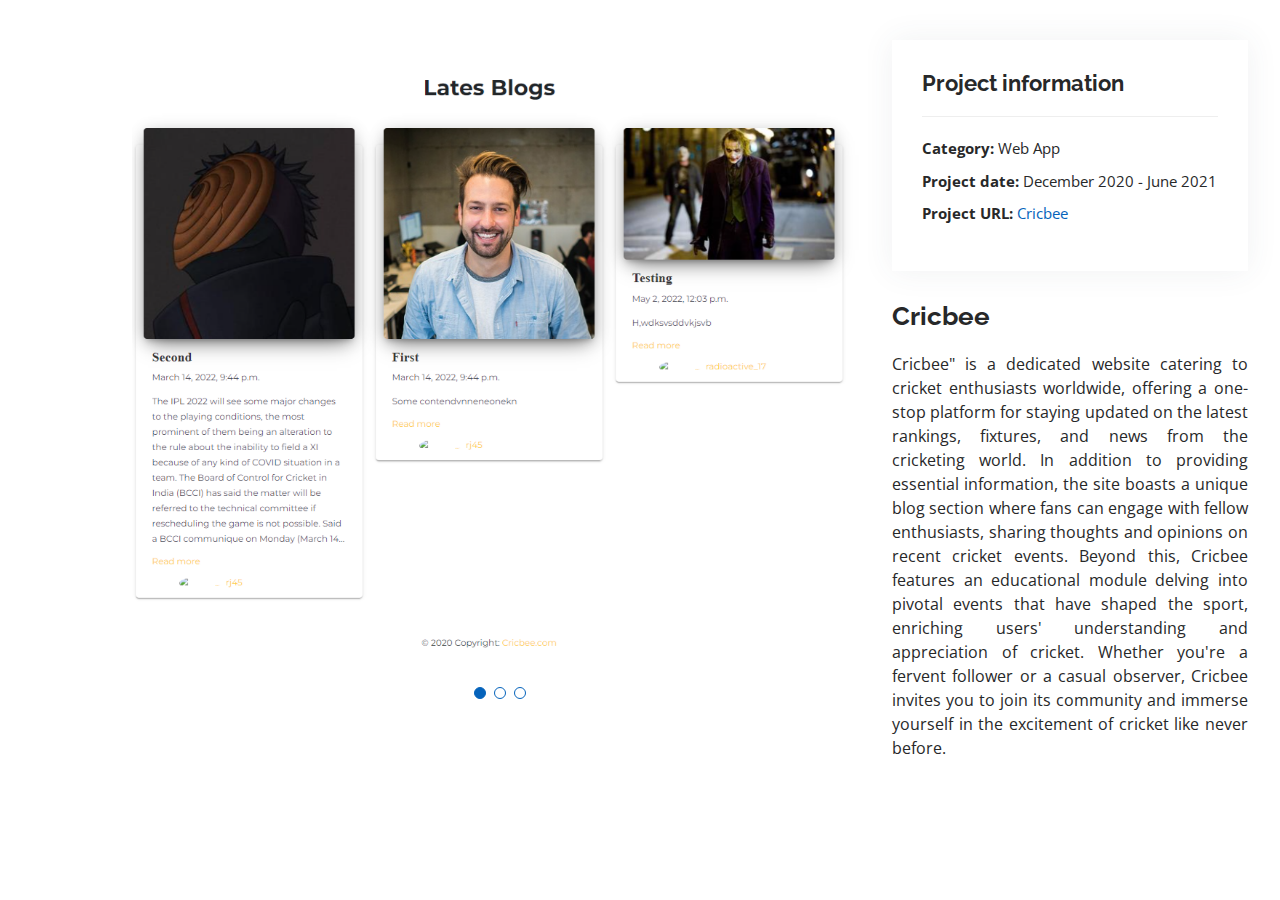
<file: Cricbee.html>
<!DOCTYPE html>
<html lang="en">

<head>
  <meta charset="utf-8">
  <meta content="width=device-width, initial-scale=1.0" name="viewport">

  <title>Portfolio Details - Personal Bootstrap Template</title>
  <meta content="" name="description">
  <meta content="" name="keywords">

  <!-- Favicons -->
  <link href="assets/img/favicon.png" rel="icon">
  <link href="assets/img/apple-touch-icon.png" rel="apple-touch-icon">

  <!-- Google Fonts -->
  <link href="https://fonts.googleapis.com/css?family=Open+Sans:300,300i,400,400i,600,600i,700,700i|Raleway:300,300i,400,400i,500,500i,600,600i,700,700i|Poppins:300,300i,400,400i,500,500i,600,600i,700,700i" rel="stylesheet">

  <!-- Vendor CSS Files -->
  <link href="assets/vendor/aos/aos.css" rel="stylesheet">
  <link href="assets/vendor/bootstrap/css/bootstrap.min.css" rel="stylesheet">
  <link href="assets/vendor/bootstrap-icons/bootstrap-icons.css" rel="stylesheet">
  <link href="assets/vendor/boxicons/css/boxicons.min.css" rel="stylesheet">
  <link href="assets/vendor/glightbox/css/glightbox.min.css" rel="stylesheet">
  <link href="assets/vendor/swiper/swiper-bundle.min.css" rel="stylesheet">

  <!-- Template Main CSS File -->
  <link href="assets/css/style.css" rel="stylesheet">

  <!-- =======================================================
  * Template Name: MyResume
  * Template URL: https://bootstrapmade.com/free-html-bootstrap-template-my-resume/
  * Updated: Mar 17 2024 with Bootstrap v5.3.3
  * Author: BootstrapMade.com
  * License: https://bootstrapmade.com/license/
  ======================================================== -->
</head>

<body>

  <main id="main">

    <!-- ======= Portfolio Details Section ======= -->
    <section id="portfolio-details" class="portfolio-details">
      <div class="container">

        <div class="row gy-4">

          <div class="col-lg-8">
            <div class="portfolio-details-slider swiper">
              <div class="swiper-wrapper align-items-center">

                <div class="swiper-slide">
                  <img src="assets/img/projects/c1.png" alt="">
                </div>

                <div class="swiper-slide">
                  <img src="assets/img/projects/c2.png" alt="">
                </div>

                <div class="swiper-slide">
                  <img src="assets/img/projects/c3.png" alt="">
                </div>

                <!-- <div class="swiper-slide">
                  <img src="assets/img/portfolio/portfolio-details-3.jpg" alt="">
                </div> -->

              </div>
              <div class="swiper-pagination"></div>
            </div>
          </div>

          <div class="col-lg-4">
            <div class="portfolio-info">
              <h3>Project information</h3>
              <ul>
                <li><strong>Category: </strong> Web App</li>
                <!-- <li><strong>Client</strong>: ASU Company</li> -->
                <li><strong>Project date: </strong> December 2020 - June 2021</li>
                <li><strong>Project URL: </strong> <a href="https://github.com/radioactive17/Cricbee">Cricbee</a></li>
              </ul>
            </div>
            <div class="portfolio-description">
              <h2>Cricbee</h2>
              <p align="justify">
                Cricbee" is a dedicated website catering to cricket enthusiasts worldwide, offering a one-stop platform for staying updated on the latest rankings, fixtures, and news from the cricketing world. In addition to providing essential information, the site boasts a unique blog section where fans can engage with fellow enthusiasts, sharing thoughts and opinions on recent cricket events. Beyond this, Cricbee features an educational module delving into pivotal events that have shaped the sport, enriching users' understanding and appreciation of cricket. Whether you're a fervent follower or a casual observer, Cricbee invites you to join its community and immerse yourself in the excitement of cricket like never before.</p>
            </div>
          </div>

        </div>

      </div>
    </section><!-- End Portfolio Details Section -->

  </main><!-- End #main -->

  <div id="preloader"></div>
  <a href="#" class="back-to-top d-flex align-items-center justify-content-center"><i class="bi bi-arrow-up-short"></i></a>

  <!-- Vendor JS Files -->
  <script src="assets/vendor/purecounter/purecounter_vanilla.js"></script>
  <script src="assets/vendor/aos/aos.js"></script>
  <script src="assets/vendor/bootstrap/js/bootstrap.bundle.min.js"></script>
  <script src="assets/vendor/glightbox/js/glightbox.min.js"></script>
  <script src="assets/vendor/isotope-layout/isotope.pkgd.min.js"></script>
  <script src="assets/vendor/swiper/swiper-bundle.min.js"></script>
  <script src="assets/vendor/typed.js/typed.umd.js"></script>
  <script src="assets/vendor/waypoints/noframework.waypoints.js"></script>
  <script src="assets/vendor/php-email-form/validate.js"></script>

  <!-- Template Main JS File -->
  <script src="assets/js/main.js"></script>

</body>

</html>
</file>
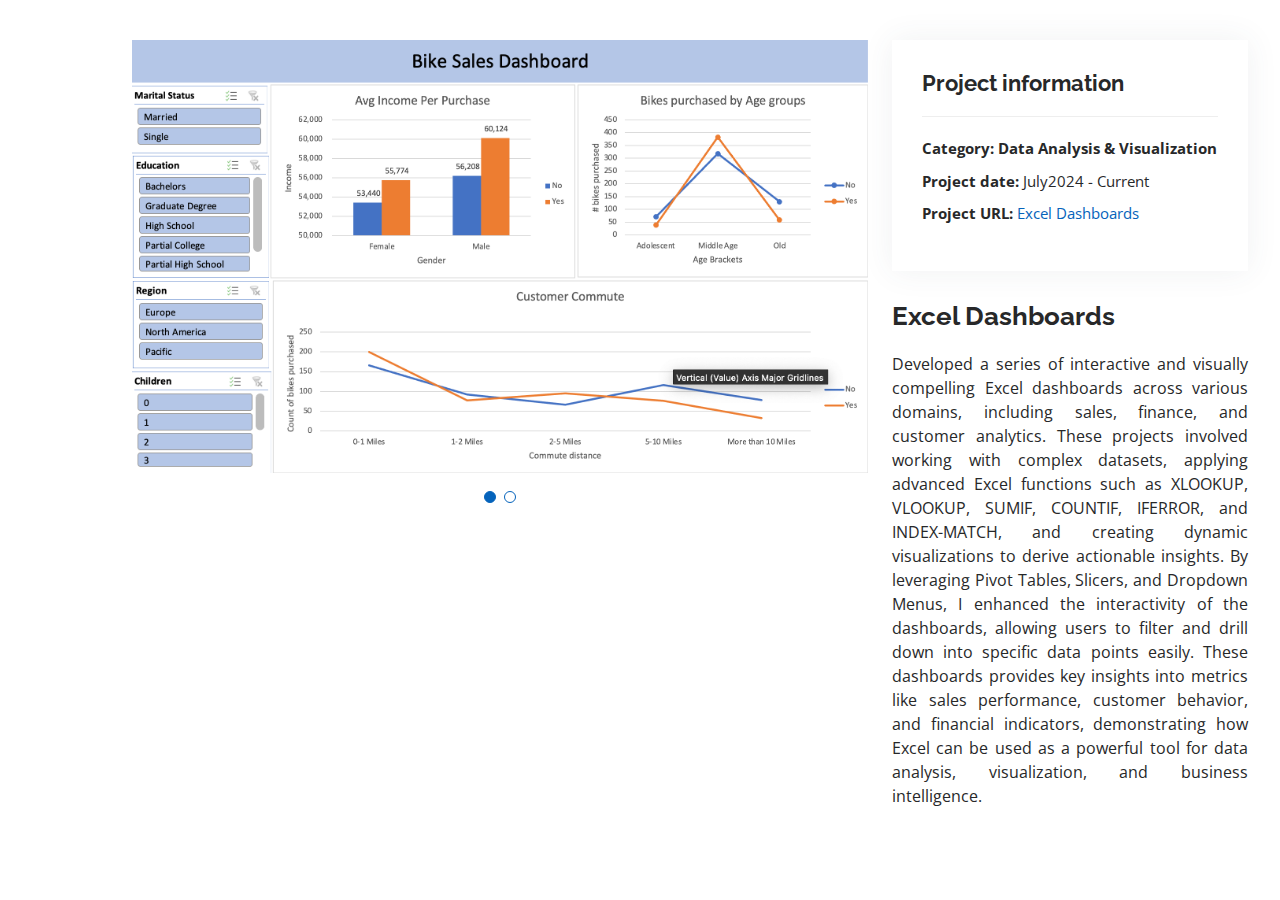
<file: ed.html>
<!DOCTYPE html>
<html lang="en">

<head>
  <meta charset="utf-8">
  <meta content="width=device-width, initial-scale=1.0" name="viewport">

  <title>Portfolio Details - Personal Bootstrap Template</title>
  <meta content="" name="description">
  <meta content="" name="keywords">

  <!-- Favicons -->
  <link href="assets/img/favicon.png" rel="icon">
  <link href="assets/img/apple-touch-icon.png" rel="apple-touch-icon">

  <!-- Google Fonts -->
  <link href="https://fonts.googleapis.com/css?family=Open+Sans:300,300i,400,400i,600,600i,700,700i|Raleway:300,300i,400,400i,500,500i,600,600i,700,700i|Poppins:300,300i,400,400i,500,500i,600,600i,700,700i" rel="stylesheet">

  <!-- Vendor CSS Files -->
  <link href="assets/vendor/aos/aos.css" rel="stylesheet">
  <link href="assets/vendor/bootstrap/css/bootstrap.min.css" rel="stylesheet">
  <link href="assets/vendor/bootstrap-icons/bootstrap-icons.css" rel="stylesheet">
  <link href="assets/vendor/boxicons/css/boxicons.min.css" rel="stylesheet">
  <link href="assets/vendor/glightbox/css/glightbox.min.css" rel="stylesheet">
  <link href="assets/vendor/swiper/swiper-bundle.min.css" rel="stylesheet">

  <!-- Template Main CSS File -->
  <link href="assets/css/style.css" rel="stylesheet">

  <!-- =======================================================
  * Template Name: MyResume
  * Template URL: https://bootstrapmade.com/free-html-bootstrap-template-my-resume/
  * Updated: Mar 17 2024 with Bootstrap v5.3.3
  * Author: BootstrapMade.com
  * License: https://bootstrapmade.com/license/
  ======================================================== -->
</head>

<body>

  <main id="main">

    <!-- ======= Portfolio Details Section ======= -->
    <section id="portfolio-details" class="portfolio-details">
      <div class="container">

        <div class="row gy-4">

          <div class="col-lg-8">
            <div class="portfolio-details-slider swiper">
              <div class="swiper-wrapper align-items-center">

                <div class="swiper-slide">
                  <img src="assets/img/projects/ed1.png" alt="">
                </div>

                <div class="swiper-slide">
                  <img src="assets/img/projects/ed2.png" alt="">
                </div>

                

              </div>
              <div class="swiper-pagination"></div>
            </div>
          </div>

          <div class="col-lg-4">
            <div class="portfolio-info">
              <h3>Project information</h3>
              <ul>
                <li><strong>Category: Data Analysis & Visualization</strong></li>
                <!-- <li><strong>Client</strong>: ASU Company</li> -->
                <li><strong>Project date: </strong> July2024 - Current</li>
                <li><strong>Project URL: </strong> <a href="https://github.com/radioactive17/Excel-Projects">Excel Dashboards</a></li>
              </ul>
            </div>
            <div class="portfolio-description">
              <h2>Excel Dashboards</h2>
              <p align="justify">
                Developed a series of interactive and visually compelling Excel dashboards across various domains, including sales, finance, and customer analytics. These projects involved working with complex datasets, applying advanced Excel functions such as XLOOKUP, VLOOKUP, SUMIF, COUNTIF, IFERROR, and INDEX-MATCH, and creating dynamic visualizations to derive actionable insights. By leveraging Pivot Tables, Slicers, and Dropdown Menus, I enhanced the interactivity of the dashboards, allowing users to filter and drill down into specific data points easily. These dashboards provides key insights into metrics like sales performance, customer behavior, and financial indicators, demonstrating how Excel can be used as a powerful tool for data analysis, visualization, and business intelligence.</p>
            </div>
          </div>

        </div>

      </div>
    </section><!-- End Portfolio Details Section -->

  </main><!-- End #main -->

  <div id="preloader"></div>
  <a href="#" class="back-to-top d-flex align-items-center justify-content-center"><i class="bi bi-arrow-up-short"></i></a>

  <!-- Vendor JS Files -->
  <script src="assets/vendor/purecounter/purecounter_vanilla.js"></script>
  <script src="assets/vendor/aos/aos.js"></script>
  <script src="assets/vendor/bootstrap/js/bootstrap.bundle.min.js"></script>
  <script src="assets/vendor/glightbox/js/glightbox.min.js"></script>
  <script src="assets/vendor/isotope-layout/isotope.pkgd.min.js"></script>
  <script src="assets/vendor/swiper/swiper-bundle.min.js"></script>
  <script src="assets/vendor/typed.js/typed.umd.js"></script>
  <script src="assets/vendor/waypoints/noframework.waypoints.js"></script>
  <script src="assets/vendor/php-email-form/validate.js"></script>

  <!-- Template Main JS File -->
  <script src="assets/js/main.js"></script>

</body>

</html>
</file>
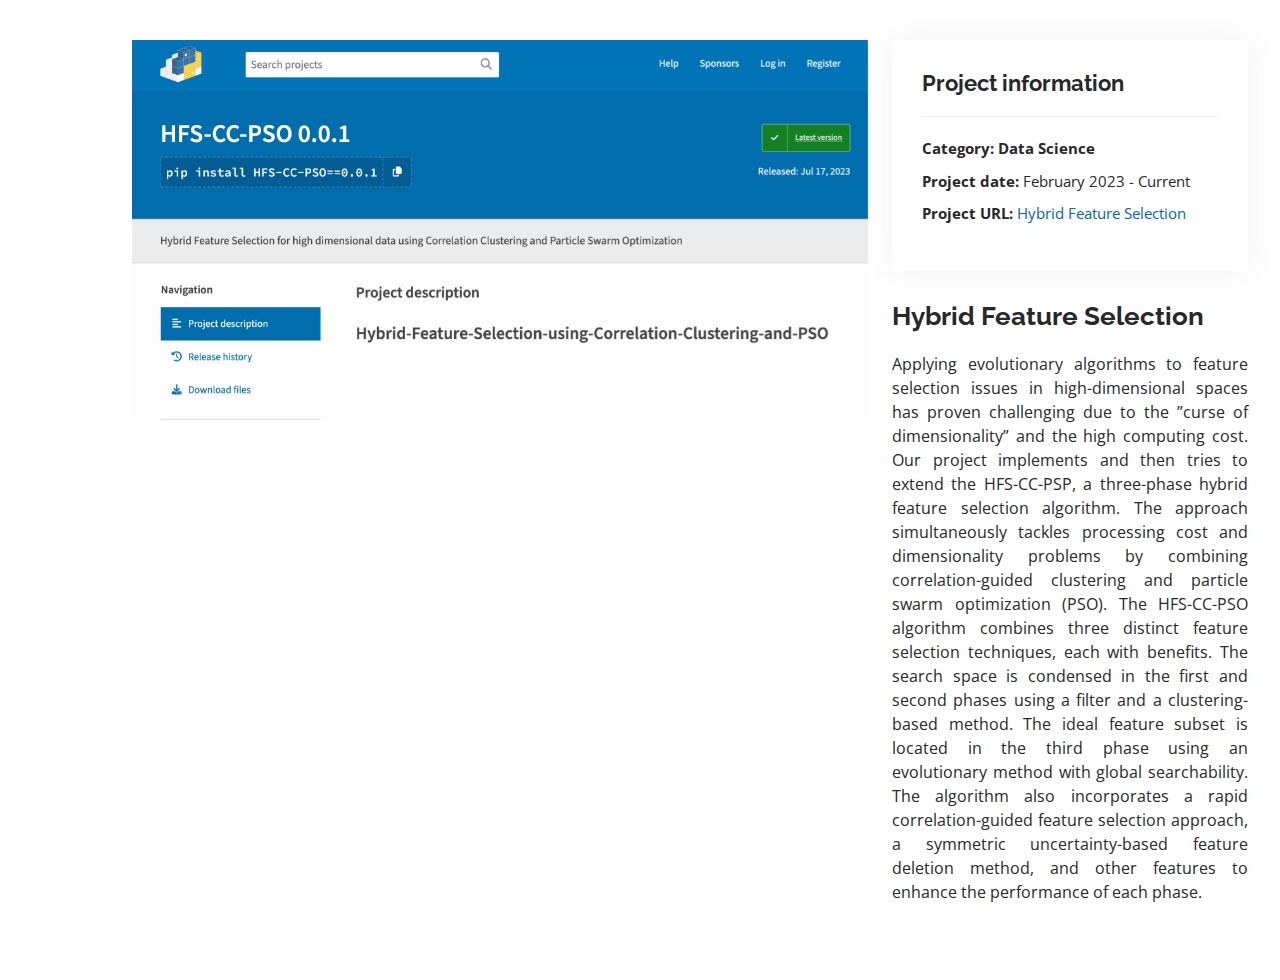
<file: HFS.html>
<!DOCTYPE html>
<html lang="en">

<head>
  <meta charset="utf-8">
  <meta content="width=device-width, initial-scale=1.0" name="viewport">

  <title>Portfolio Details - Personal Bootstrap Template</title>
  <meta content="" name="description">
  <meta content="" name="keywords">

  <!-- Favicons -->
  <link href="assets/img/favicon.png" rel="icon">
  <link href="assets/img/apple-touch-icon.png" rel="apple-touch-icon">

  <!-- Google Fonts -->
  <link href="https://fonts.googleapis.com/css?family=Open+Sans:300,300i,400,400i,600,600i,700,700i|Raleway:300,300i,400,400i,500,500i,600,600i,700,700i|Poppins:300,300i,400,400i,500,500i,600,600i,700,700i" rel="stylesheet">

  <!-- Vendor CSS Files -->
  <link href="assets/vendor/aos/aos.css" rel="stylesheet">
  <link href="assets/vendor/bootstrap/css/bootstrap.min.css" rel="stylesheet">
  <link href="assets/vendor/bootstrap-icons/bootstrap-icons.css" rel="stylesheet">
  <link href="assets/vendor/boxicons/css/boxicons.min.css" rel="stylesheet">
  <link href="assets/vendor/glightbox/css/glightbox.min.css" rel="stylesheet">
  <link href="assets/vendor/swiper/swiper-bundle.min.css" rel="stylesheet">

  <!-- Template Main CSS File -->
  <link href="assets/css/style.css" rel="stylesheet">

  <!-- =======================================================
  * Template Name: MyResume
  * Template URL: https://bootstrapmade.com/free-html-bootstrap-template-my-resume/
  * Updated: Mar 17 2024 with Bootstrap v5.3.3
  * Author: BootstrapMade.com
  * License: https://bootstrapmade.com/license/
  ======================================================== -->
</head>

<body>

  <main id="main">

    <!-- ======= Portfolio Details Section ======= -->
    <section id="portfolio-details" class="portfolio-details">
      <div class="container">

        <div class="row gy-4">

          <div class="col-lg-8">
            <div class="portfolio-details-slider swiper">
              <div class="swiper-wrapper align-items-center">

                <div class="swiper-slide">
                  <img src="assets/img/projects/hfs.png" alt="">
                </div>

                <!-- <div class="swiper-slide">
                  <img src="assets/img/portfolio/portfolio-details-2.jpg" alt="">
                </div>

                <div class="swiper-slide">
                  <img src="assets/img/portfolio/portfolio-details-3.jpg" alt="">
                </div> -->

              </div>
              <div class="swiper-pagination"></div>
            </div>
          </div>

          <div class="col-lg-4">
            <div class="portfolio-info">
              <h3>Project information</h3>
              <ul>
                <li><strong>Category: Data Science</strong></li>
                <!-- <li><strong>Client</strong>: ASU Company</li> -->
                <li><strong>Project date: </strong> February 2023 - Current</li>
                <li><strong>Project URL: </strong> <a href="https://github.com/radioactive17/Hybrid-Feature-Selection-using-Correlation-Clustering-and-PSO">Hybrid Feature Selection</a></li>
              </ul>
            </div>
            <div class="portfolio-description">
              <h2>Hybrid Feature Selection</h2>
              <p align="justify">
                Applying evolutionary algorithms to feature selection issues in high-dimensional spaces has proven challenging due to the ”curse of dimensionality” and the high computing cost. Our project implements and then tries to extend the HFS-CC-PSP, a three-phase hybrid feature selection algorithm. The approach simultaneously tackles processing cost and dimensionality problems by combining correlation-guided clustering and particle swarm optimization (PSO). The HFS-CC-PSO algorithm combines three distinct feature selection techniques, each with benefits. The search space is condensed in the first and second phases using a filter and a clustering-based method. The ideal feature subset is located in the third phase using an evolutionary method with global searchability. The algorithm also incorporates a rapid correlation-guided feature selection approach, a symmetric uncertainty-based feature deletion method, and other features to enhance the performance of each phase.</p>
            </div>
          </div>

        </div>

      </div>
    </section><!-- End Portfolio Details Section -->

  </main><!-- End #main -->

  <div id="preloader"></div>
  <a href="#" class="back-to-top d-flex align-items-center justify-content-center"><i class="bi bi-arrow-up-short"></i></a>

  <!-- Vendor JS Files -->
  <script src="assets/vendor/purecounter/purecounter_vanilla.js"></script>
  <script src="assets/vendor/aos/aos.js"></script>
  <script src="assets/vendor/bootstrap/js/bootstrap.bundle.min.js"></script>
  <script src="assets/vendor/glightbox/js/glightbox.min.js"></script>
  <script src="assets/vendor/isotope-layout/isotope.pkgd.min.js"></script>
  <script src="assets/vendor/swiper/swiper-bundle.min.js"></script>
  <script src="assets/vendor/typed.js/typed.umd.js"></script>
  <script src="assets/vendor/waypoints/noframework.waypoints.js"></script>
  <script src="assets/vendor/php-email-form/validate.js"></script>

  <!-- Template Main JS File -->
  <script src="assets/js/main.js"></script>

</body>

</html>
</file>
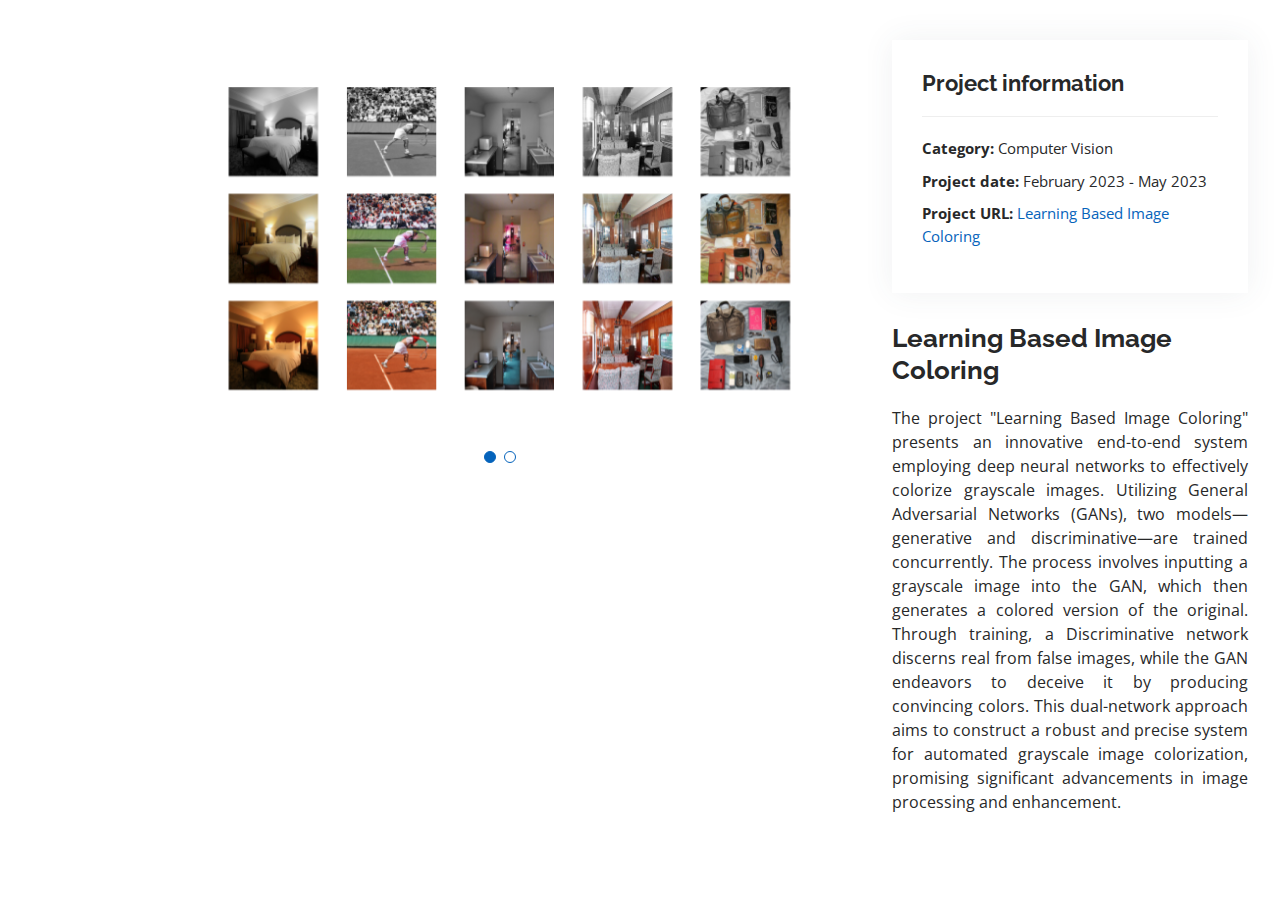
<file: IC.html>
<!DOCTYPE html>
<html lang="en">

<head>
  <meta charset="utf-8">
  <meta content="width=device-width, initial-scale=1.0" name="viewport">

  <title>Portfolio Details - Personal Bootstrap Template</title>
  <meta content="" name="description">
  <meta content="" name="keywords">

  <!-- Favicons -->
  <link href="assets/img/favicon.png" rel="icon">
  <link href="assets/img/apple-touch-icon.png" rel="apple-touch-icon">

  <!-- Google Fonts -->
  <link href="https://fonts.googleapis.com/css?family=Open+Sans:300,300i,400,400i,600,600i,700,700i|Raleway:300,300i,400,400i,500,500i,600,600i,700,700i|Poppins:300,300i,400,400i,500,500i,600,600i,700,700i" rel="stylesheet">

  <!-- Vendor CSS Files -->
  <link href="assets/vendor/aos/aos.css" rel="stylesheet">
  <link href="assets/vendor/bootstrap/css/bootstrap.min.css" rel="stylesheet">
  <link href="assets/vendor/bootstrap-icons/bootstrap-icons.css" rel="stylesheet">
  <link href="assets/vendor/boxicons/css/boxicons.min.css" rel="stylesheet">
  <link href="assets/vendor/glightbox/css/glightbox.min.css" rel="stylesheet">
  <link href="assets/vendor/swiper/swiper-bundle.min.css" rel="stylesheet">

  <!-- Template Main CSS File -->
  <link href="assets/css/style.css" rel="stylesheet">

  <!-- =======================================================
  * Template Name: MyResume
  * Template URL: https://bootstrapmade.com/free-html-bootstrap-template-my-resume/
  * Updated: Mar 17 2024 with Bootstrap v5.3.3
  * Author: BootstrapMade.com
  * License: https://bootstrapmade.com/license/
  ======================================================== -->
</head>

<body>

  <main id="main">

    <!-- ======= Portfolio Details Section ======= -->
    <section id="portfolio-details" class="portfolio-details">
      <div class="container">

        <div class="row gy-4">

          <div class="col-lg-8">
            <div class="portfolio-details-slider swiper">
              <div class="swiper-wrapper align-items-center">

                <div class="swiper-slide">
                  <img src="assets/img/projects/ic1.png" alt="">
                </div>

                <div class="swiper-slide">
                  <img src="assets/img/projects/ic2.png" alt="">
                </div>

                <!-- <div class="swiper-slide">
                  <img src="assets/img/portfolio/portfolio-details-3.jpg" alt="">
                </div> -->

              </div>
              <div class="swiper-pagination"></div>
            </div>
          </div>

          <div class="col-lg-4">
            <div class="portfolio-info">
              <h3>Project information</h3>
              <ul>
                <li><strong>Category: </strong> Computer Vision</li>
                <!-- <li><strong>Client</strong>: ASU Company</li> -->
                <li><strong>Project date: </strong> February 2023 - May 2023</li>
                <li><strong>Project URL: </strong> <a href="https://github.com/radioactive17/Learning-Based-Coloring-using-GAN">Learning Based Image Coloring</a></li>
              </ul>
            </div>
            <div class="portfolio-description">
              <h2>Learning Based Image Coloring</h2>
              <p align="justify">
                The project "Learning Based Image Coloring" presents an innovative end-to-end system employing deep neural networks to effectively colorize grayscale images. Utilizing General Adversarial Networks (GANs), two models—generative and discriminative—are trained concurrently. The process involves inputting a grayscale image into the GAN, which then generates a colored version of the original. Through training, a Discriminative network discerns real from false images, while the GAN endeavors to deceive it by producing convincing colors. This dual-network approach aims to construct a robust and precise system for automated grayscale image colorization, promising significant advancements in image processing and enhancement.</p>
            </div>
          </div>

        </div>

      </div>
    </section><!-- End Portfolio Details Section -->

  </main><!-- End #main -->

  <div id="preloader"></div>
  <a href="#" class="back-to-top d-flex align-items-center justify-content-center"><i class="bi bi-arrow-up-short"></i></a>

  <!-- Vendor JS Files -->
  <script src="assets/vendor/purecounter/purecounter_vanilla.js"></script>
  <script src="assets/vendor/aos/aos.js"></script>
  <script src="assets/vendor/bootstrap/js/bootstrap.bundle.min.js"></script>
  <script src="assets/vendor/glightbox/js/glightbox.min.js"></script>
  <script src="assets/vendor/isotope-layout/isotope.pkgd.min.js"></script>
  <script src="assets/vendor/swiper/swiper-bundle.min.js"></script>
  <script src="assets/vendor/typed.js/typed.umd.js"></script>
  <script src="assets/vendor/waypoints/noframework.waypoints.js"></script>
  <script src="assets/vendor/php-email-form/validate.js"></script>

  <!-- Template Main JS File -->
  <script src="assets/js/main.js"></script>

</body>

</html>
</file>
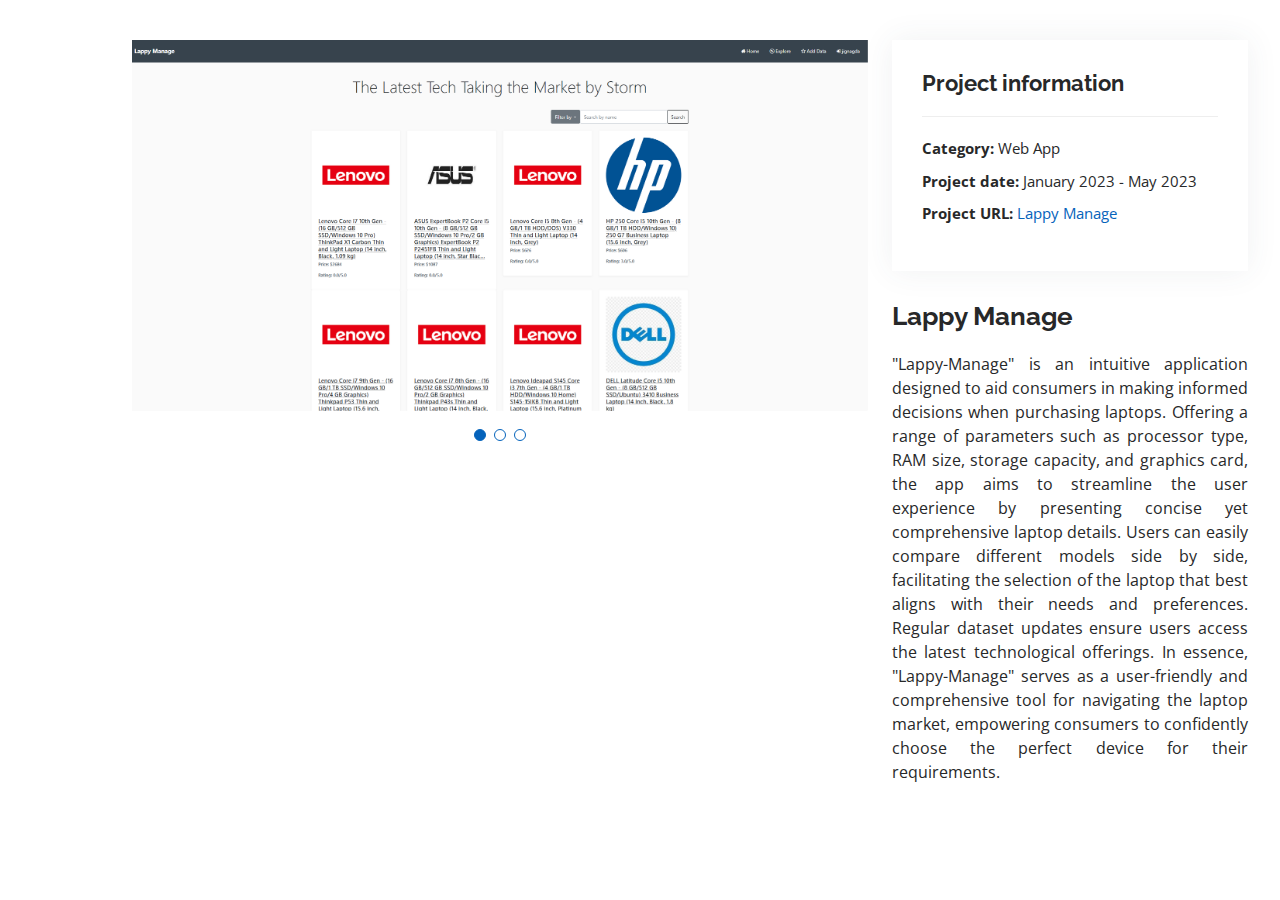
<file: lp.html>
<!DOCTYPE html>
<html lang="en">

<head>
  <meta charset="utf-8">
  <meta content="width=device-width, initial-scale=1.0" name="viewport">

  <title>Portfolio Details - Personal Bootstrap Template</title>
  <meta content="" name="description">
  <meta content="" name="keywords">

  <!-- Favicons -->
  <link href="assets/img/favicon.png" rel="icon">
  <link href="assets/img/apple-touch-icon.png" rel="apple-touch-icon">

  <!-- Google Fonts -->
  <link href="https://fonts.googleapis.com/css?family=Open+Sans:300,300i,400,400i,600,600i,700,700i|Raleway:300,300i,400,400i,500,500i,600,600i,700,700i|Poppins:300,300i,400,400i,500,500i,600,600i,700,700i" rel="stylesheet">

  <!-- Vendor CSS Files -->
  <link href="assets/vendor/aos/aos.css" rel="stylesheet">
  <link href="assets/vendor/bootstrap/css/bootstrap.min.css" rel="stylesheet">
  <link href="assets/vendor/bootstrap-icons/bootstrap-icons.css" rel="stylesheet">
  <link href="assets/vendor/boxicons/css/boxicons.min.css" rel="stylesheet">
  <link href="assets/vendor/glightbox/css/glightbox.min.css" rel="stylesheet">
  <link href="assets/vendor/swiper/swiper-bundle.min.css" rel="stylesheet">

  <!-- Template Main CSS File -->
  <link href="assets/css/style.css" rel="stylesheet">

  <!-- =======================================================
  * Template Name: MyResume
  * Template URL: https://bootstrapmade.com/free-html-bootstrap-template-my-resume/
  * Updated: Mar 17 2024 with Bootstrap v5.3.3
  * Author: BootstrapMade.com
  * License: https://bootstrapmade.com/license/
  ======================================================== -->
</head>

<body>

  <main id="main">

    <!-- ======= Portfolio Details Section ======= -->
    <section id="portfolio-details" class="portfolio-details">
      <div class="container">

        <div class="row gy-4">

          <div class="col-lg-8">
            <div class="portfolio-details-slider swiper">
              <div class="swiper-wrapper align-items-center">

                <div class="swiper-slide">
                  <img src="assets/img/projects/l1.png" alt="">
                </div>

                <div class="swiper-slide">
                  <img src="assets/img/projects/l2.png" alt="">
                </div>

                <div class="swiper-slide">
                  <img src="assets/img/projects/l3.png" alt="">
                </div>

              </div>
              <div class="swiper-pagination"></div>
            </div>
          </div>

          <div class="col-lg-4">
            <div class="portfolio-info">
              <h3>Project information</h3>
              <ul>
                <li><strong>Category: </strong>Web App</li>
                <!-- <li><strong>Client</strong>: ASU Company</li> -->
                <li><strong>Project date: </strong> January 2023 - May 2023</li>
                <li><strong>Project URL: </strong> <a href="https://github.com/radioactive17/Lappy-Manage">Lappy Manage</a></li>
              </ul>
            </div>
            <div class="portfolio-description">
              <h2>Lappy Manage</h2>
              <p align="justify">
                "Lappy-Manage" is an intuitive application designed to aid consumers in making informed decisions when purchasing laptops. Offering a range of parameters such as processor type, RAM size, storage capacity, and graphics card, the app aims to streamline the user experience by presenting concise yet comprehensive laptop details. Users can easily compare different models side by side, facilitating the selection of the laptop that best aligns with their needs and preferences. Regular dataset updates ensure users access the latest technological offerings. In essence, "Lappy-Manage" serves as a user-friendly and comprehensive tool for navigating the laptop market, empowering consumers to confidently choose the perfect device for their requirements.
              </p>
            </div>
          </div>

        </div>

      </div>
    </section><!-- End Portfolio Details Section -->

  </main><!-- End #main -->

  <div id="preloader"></div>
  <a href="#" class="back-to-top d-flex align-items-center justify-content-center"><i class="bi bi-arrow-up-short"></i></a>

  <!-- Vendor JS Files -->
  <script src="assets/vendor/purecounter/purecounter_vanilla.js"></script>
  <script src="assets/vendor/aos/aos.js"></script>
  <script src="assets/vendor/bootstrap/js/bootstrap.bundle.min.js"></script>
  <script src="assets/vendor/glightbox/js/glightbox.min.js"></script>
  <script src="assets/vendor/isotope-layout/isotope.pkgd.min.js"></script>
  <script src="assets/vendor/swiper/swiper-bundle.min.js"></script>
  <script src="assets/vendor/typed.js/typed.umd.js"></script>
  <script src="assets/vendor/waypoints/noframework.waypoints.js"></script>
  <script src="assets/vendor/php-email-form/validate.js"></script>

  <!-- Template Main JS File -->
  <script src="assets/js/main.js"></script>

</body>

</html>
</file>
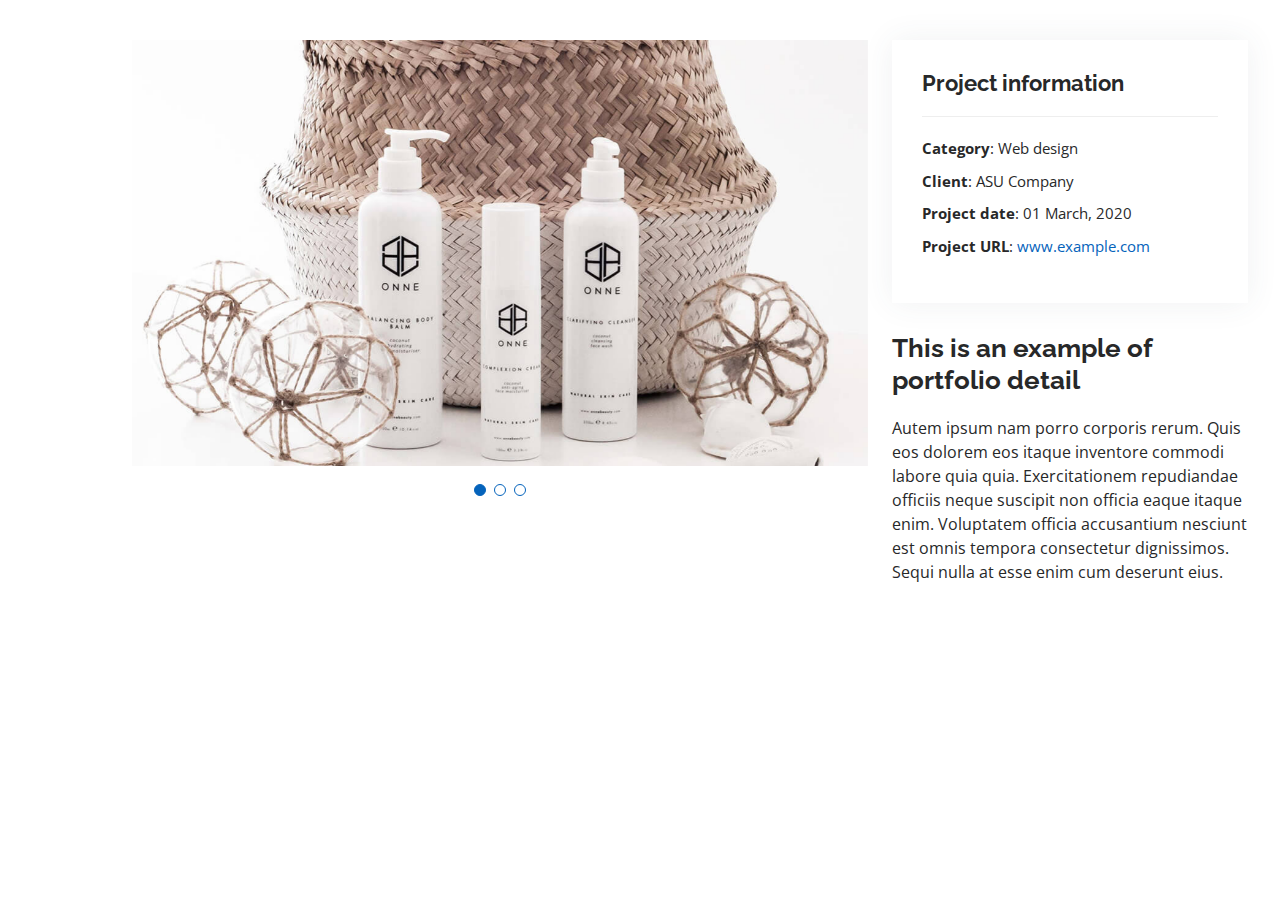
<file: portfolio-details.html>
<!DOCTYPE html>
<html lang="en">

<head>
  <meta charset="utf-8">
  <meta content="width=device-width, initial-scale=1.0" name="viewport">

  <title>Portfolio Details - Personal Bootstrap Template</title>
  <meta content="" name="description">
  <meta content="" name="keywords">

  <!-- Favicons -->
  <link href="assets/img/favicon.png" rel="icon">
  <link href="assets/img/apple-touch-icon.png" rel="apple-touch-icon">

  <!-- Google Fonts -->
  <link href="https://fonts.googleapis.com/css?family=Open+Sans:300,300i,400,400i,600,600i,700,700i|Raleway:300,300i,400,400i,500,500i,600,600i,700,700i|Poppins:300,300i,400,400i,500,500i,600,600i,700,700i" rel="stylesheet">

  <!-- Vendor CSS Files -->
  <link href="assets/vendor/aos/aos.css" rel="stylesheet">
  <link href="assets/vendor/bootstrap/css/bootstrap.min.css" rel="stylesheet">
  <link href="assets/vendor/bootstrap-icons/bootstrap-icons.css" rel="stylesheet">
  <link href="assets/vendor/boxicons/css/boxicons.min.css" rel="stylesheet">
  <link href="assets/vendor/glightbox/css/glightbox.min.css" rel="stylesheet">
  <link href="assets/vendor/swiper/swiper-bundle.min.css" rel="stylesheet">

  <!-- Template Main CSS File -->
  <link href="assets/css/style.css" rel="stylesheet">

  <!-- =======================================================
  * Template Name: MyResume
  * Template URL: https://bootstrapmade.com/free-html-bootstrap-template-my-resume/
  * Updated: Mar 17 2024 with Bootstrap v5.3.3
  * Author: BootstrapMade.com
  * License: https://bootstrapmade.com/license/
  ======================================================== -->
</head>

<body>

  <main id="main">

    <!-- ======= Portfolio Details Section ======= -->
    <section id="portfolio-details" class="portfolio-details">
      <div class="container">

        <div class="row gy-4">

          <div class="col-lg-8">
            <div class="portfolio-details-slider swiper">
              <div class="swiper-wrapper align-items-center">

                <div class="swiper-slide">
                  <img src="assets/img/portfolio/portfolio-details-1.jpg" alt="">
                </div>

                <div class="swiper-slide">
                  <img src="assets/img/portfolio/portfolio-details-2.jpg" alt="">
                </div>

                <div class="swiper-slide">
                  <img src="assets/img/portfolio/portfolio-details-3.jpg" alt="">
                </div>

              </div>
              <div class="swiper-pagination"></div>
            </div>
          </div>

          <div class="col-lg-4">
            <div class="portfolio-info">
              <h3>Project information</h3>
              <ul>
                <li><strong>Category</strong>: Web design</li>
                <li><strong>Client</strong>: ASU Company</li>
                <li><strong>Project date</strong>: 01 March, 2020</li>
                <li><strong>Project URL</strong>: <a href="#">www.example.com</a></li>
              </ul>
            </div>
            <div class="portfolio-description">
              <h2>This is an example of portfolio detail</h2>
              <p>
                Autem ipsum nam porro corporis rerum. Quis eos dolorem eos itaque inventore commodi labore quia quia. Exercitationem repudiandae officiis neque suscipit non officia eaque itaque enim. Voluptatem officia accusantium nesciunt est omnis tempora consectetur dignissimos. Sequi nulla at esse enim cum deserunt eius.
              </p>
            </div>
          </div>

        </div>

      </div>
    </section><!-- End Portfolio Details Section -->

  </main><!-- End #main -->

  <div id="preloader"></div>
  <a href="#" class="back-to-top d-flex align-items-center justify-content-center"><i class="bi bi-arrow-up-short"></i></a>

  <!-- Vendor JS Files -->
  <script src="assets/vendor/purecounter/purecounter_vanilla.js"></script>
  <script src="assets/vendor/aos/aos.js"></script>
  <script src="assets/vendor/bootstrap/js/bootstrap.bundle.min.js"></script>
  <script src="assets/vendor/glightbox/js/glightbox.min.js"></script>
  <script src="assets/vendor/isotope-layout/isotope.pkgd.min.js"></script>
  <script src="assets/vendor/swiper/swiper-bundle.min.js"></script>
  <script src="assets/vendor/typed.js/typed.umd.js"></script>
  <script src="assets/vendor/waypoints/noframework.waypoints.js"></script>
  <script src="assets/vendor/php-email-form/validate.js"></script>

  <!-- Template Main JS File -->
  <script src="assets/js/main.js"></script>

</body>

</html>
</file>
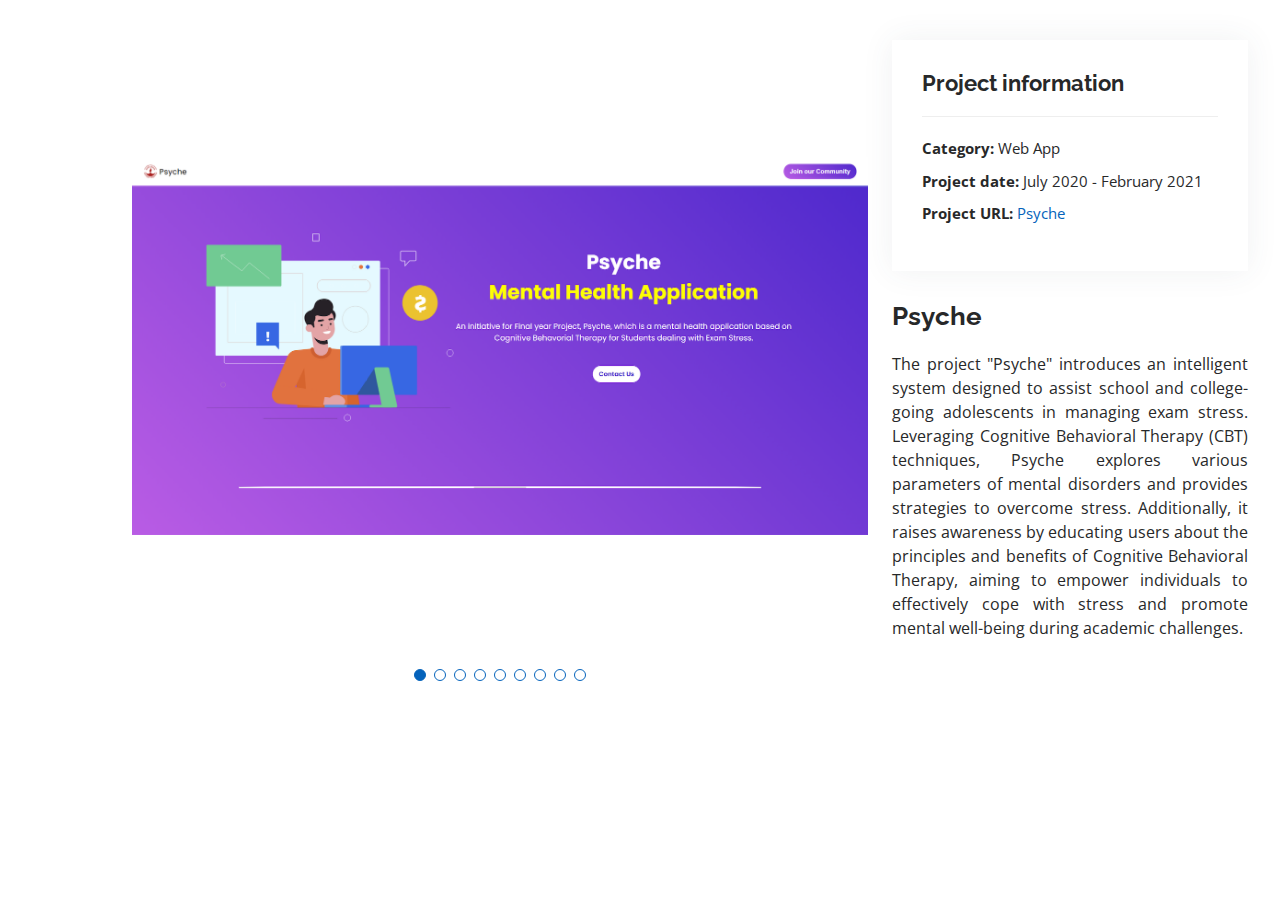
<file: Psyche.html>
<!DOCTYPE html>
<html lang="en">

<head>
  <meta charset="utf-8">
  <meta content="width=device-width, initial-scale=1.0" name="viewport">

  <title>Portfolio Details - Personal Bootstrap Template</title>
  <meta content="" name="description">
  <meta content="" name="keywords">

  <!-- Favicons -->
  <link href="assets/img/favicon.png" rel="icon">
  <link href="assets/img/apple-touch-icon.png" rel="apple-touch-icon">

  <!-- Google Fonts -->
  <link href="https://fonts.googleapis.com/css?family=Open+Sans:300,300i,400,400i,600,600i,700,700i|Raleway:300,300i,400,400i,500,500i,600,600i,700,700i|Poppins:300,300i,400,400i,500,500i,600,600i,700,700i" rel="stylesheet">

  <!-- Vendor CSS Files -->
  <link href="assets/vendor/aos/aos.css" rel="stylesheet">
  <link href="assets/vendor/bootstrap/css/bootstrap.min.css" rel="stylesheet">
  <link href="assets/vendor/bootstrap-icons/bootstrap-icons.css" rel="stylesheet">
  <link href="assets/vendor/boxicons/css/boxicons.min.css" rel="stylesheet">
  <link href="assets/vendor/glightbox/css/glightbox.min.css" rel="stylesheet">
  <link href="assets/vendor/swiper/swiper-bundle.min.css" rel="stylesheet">

  <!-- Template Main CSS File -->
  <link href="assets/css/style.css" rel="stylesheet">

  <!-- =======================================================
  * Template Name: MyResume
  * Template URL: https://bootstrapmade.com/free-html-bootstrap-template-my-resume/
  * Updated: Mar 17 2024 with Bootstrap v5.3.3
  * Author: BootstrapMade.com
  * License: https://bootstrapmade.com/license/
  ======================================================== -->
</head>

<body>

  <main id="main">

    <!-- ======= Portfolio Details Section ======= -->
    <section id="portfolio-details" class="portfolio-details">
      <div class="container">

        <div class="row gy-4">

          <div class="col-lg-8">
            <div class="portfolio-details-slider swiper">
              <div class="swiper-wrapper align-items-center">

                <div class="swiper-slide">
                  <img src="assets/img/projects/p1.png" alt="">
                </div>

                <div class="swiper-slide">
                  <img src="assets/img/projects/p2.png" alt="">
                </div>
                <div class="swiper-slide">
                  <img src="assets/img/projects/p3.png" alt="">
                </div>
                <div class="swiper-slide">
                  <img src="assets/img/projects/p4.png" alt="">
                </div>
                <div class="swiper-slide">
                  <img src="assets/img/projects/p5.png" alt="">
                </div>
                <div class="swiper-slide">
                  <img src="assets/img/projects/p6.png" alt="">
                </div>
                <div class="swiper-slide">
                  <img src="assets/img/projects/p7.png" alt="">
                </div>
                <div class="swiper-slide">
                  <img src="assets/img/projects/p8.png" alt="">
                </div>
                <div class="swiper-slide">
                  <img src="assets/img/projects/p9.png" alt="">
                </div>

                <!-- <div class="swiper-slide">
                  <img src="assets/img/portfolio/portfolio-details-3.jpg" alt="">
                </div> -->

              </div>
              <div class="swiper-pagination"></div>
            </div>
          </div>

          <div class="col-lg-4">
            <div class="portfolio-info">
              <h3>Project information</h3>
              <ul>
                <li><strong>Category: </strong> Web App</li>
                <!-- <li><strong>Client</strong>: ASU Company</li> -->
                <li><strong>Project date: </strong> July 2020 - February 2021</li>
                <li><strong>Project URL: </strong> <a href="https://github.com/radioactive17/Psyche">Psyche</a></li>
              </ul>
            </div>
            <div class="portfolio-description">
              <h2>Psyche</h2>
              <p align="justify">
                The project "Psyche" introduces an intelligent system designed to assist school and college-going adolescents in managing exam stress. Leveraging Cognitive Behavioral Therapy (CBT) techniques, Psyche explores various parameters of mental disorders and provides strategies to overcome stress. Additionally, it raises awareness by educating users about the principles and benefits of Cognitive Behavioral Therapy, aiming to empower individuals to effectively cope with stress and promote mental well-being during academic challenges.</p>
            </div>
          </div>

        </div>

      </div>
    </section><!-- End Portfolio Details Section -->

  </main><!-- End #main -->

  <div id="preloader"></div>
  <a href="#" class="back-to-top d-flex align-items-center justify-content-center"><i class="bi bi-arrow-up-short"></i></a>

  <!-- Vendor JS Files -->
  <script src="assets/vendor/purecounter/purecounter_vanilla.js"></script>
  <script src="assets/vendor/aos/aos.js"></script>
  <script src="assets/vendor/bootstrap/js/bootstrap.bundle.min.js"></script>
  <script src="assets/vendor/glightbox/js/glightbox.min.js"></script>
  <script src="assets/vendor/isotope-layout/isotope.pkgd.min.js"></script>
  <script src="assets/vendor/swiper/swiper-bundle.min.js"></script>
  <script src="assets/vendor/typed.js/typed.umd.js"></script>
  <script src="assets/vendor/waypoints/noframework.waypoints.js"></script>
  <script src="assets/vendor/php-email-form/validate.js"></script>

  <!-- Template Main JS File -->
  <script src="assets/js/main.js"></script>

</body>

</html>
</file>
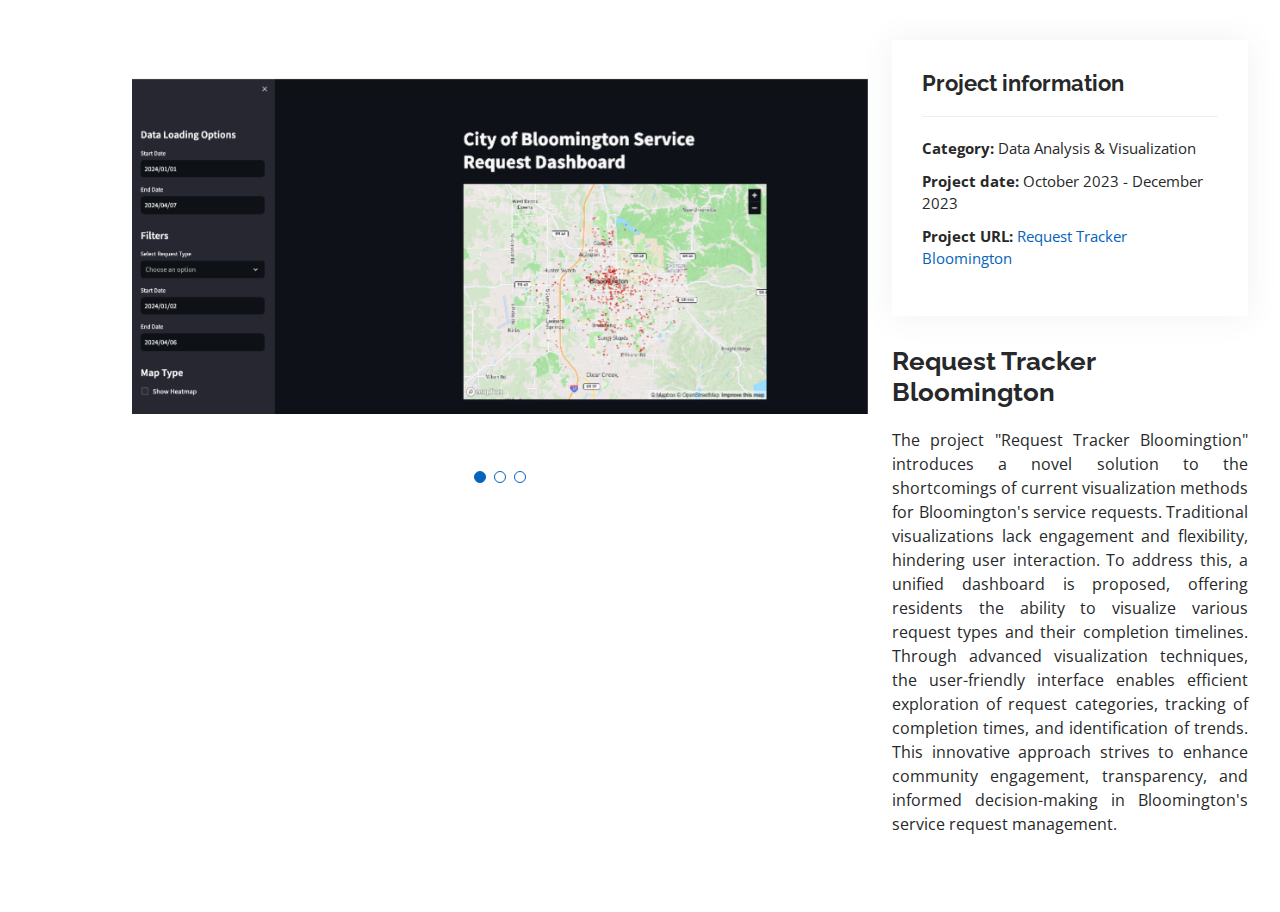
<file: RT.html>
<!DOCTYPE html>
<html lang="en">

<head>
  <meta charset="utf-8">
  <meta content="width=device-width, initial-scale=1.0" name="viewport">

  <title>Portfolio Details - Personal Bootstrap Template</title>
  <meta content="" name="description">
  <meta content="" name="keywords">

  <!-- Favicons -->
  <link href="assets/img/favicon.png" rel="icon">
  <link href="assets/img/apple-touch-icon.png" rel="apple-touch-icon">

  <!-- Google Fonts -->
  <link href="https://fonts.googleapis.com/css?family=Open+Sans:300,300i,400,400i,600,600i,700,700i|Raleway:300,300i,400,400i,500,500i,600,600i,700,700i|Poppins:300,300i,400,400i,500,500i,600,600i,700,700i" rel="stylesheet">

  <!-- Vendor CSS Files -->
  <link href="assets/vendor/aos/aos.css" rel="stylesheet">
  <link href="assets/vendor/bootstrap/css/bootstrap.min.css" rel="stylesheet">
  <link href="assets/vendor/bootstrap-icons/bootstrap-icons.css" rel="stylesheet">
  <link href="assets/vendor/boxicons/css/boxicons.min.css" rel="stylesheet">
  <link href="assets/vendor/glightbox/css/glightbox.min.css" rel="stylesheet">
  <link href="assets/vendor/swiper/swiper-bundle.min.css" rel="stylesheet">

  <!-- Template Main CSS File -->
  <link href="assets/css/style.css" rel="stylesheet">

  <!-- =======================================================
  * Template Name: MyResume
  * Template URL: https://bootstrapmade.com/free-html-bootstrap-template-my-resume/
  * Updated: Mar 17 2024 with Bootstrap v5.3.3
  * Author: BootstrapMade.com
  * License: https://bootstrapmade.com/license/
  ======================================================== -->
</head>

<body>

  <main id="main">

    <!-- ======= Portfolio Details Section ======= -->
    <section id="portfolio-details" class="portfolio-details">
      <div class="container">

        <div class="row gy-4">

          <div class="col-lg-8">
            <div class="portfolio-details-slider swiper">
              <div class="swiper-wrapper align-items-center">

                <div class="swiper-slide">
                  <img src="assets/img/projects/rt1.png" alt="">
                </div>

                <div class="swiper-slide">
                  <img src="assets/img/projects/rt2.png" alt="">
                </div>

                <div class="swiper-slide">
                  <img src="assets/img/projects/rt3.png" alt="">
                </div>

              </div>
              <div class="swiper-pagination"></div>
            </div>
          </div>

          <div class="col-lg-4">
            <div class="portfolio-info">
              <h3>Project information</h3>
              <ul>
                <li><strong>Category: </strong>Data Analysis & Visualization</li>
                <!-- <li><strong>Client</strong>: ASU Company</li> -->
                <li><strong>Project date: </strong> October 2023 - December 2023</li>
                <li><strong>Project URL: </strong> <a href="https://github.com/radioactive17/Request-Tracker-Bloomington">Request Tracker Bloomington</a></li>
              </ul>
            </div>
            <div class="portfolio-description">
              <h2>Request Tracker Bloomington</h2>
              <p align="justify">
                The project "Request Tracker Bloomingtion" introduces a novel solution to the shortcomings of current visualization methods for Bloomington's service requests. Traditional visualizations lack engagement and flexibility, hindering user interaction. To address this, a unified dashboard is proposed, offering residents the ability to visualize various request types and their completion timelines. Through advanced visualization techniques, the user-friendly interface enables efficient exploration of request categories, tracking of completion times, and identification of trends. This innovative approach strives to enhance community engagement, transparency, and informed decision-making in Bloomington's service request management.</p>
            </div>
          </div>

        </div>

      </div>
    </section><!-- End Portfolio Details Section -->

  </main><!-- End #main -->

  <div id="preloader"></div>
  <a href="#" class="back-to-top d-flex align-items-center justify-content-center"><i class="bi bi-arrow-up-short"></i></a>

  <!-- Vendor JS Files -->
  <script src="assets/vendor/purecounter/purecounter_vanilla.js"></script>
  <script src="assets/vendor/aos/aos.js"></script>
  <script src="assets/vendor/bootstrap/js/bootstrap.bundle.min.js"></script>
  <script src="assets/vendor/glightbox/js/glightbox.min.js"></script>
  <script src="assets/vendor/isotope-layout/isotope.pkgd.min.js"></script>
  <script src="assets/vendor/swiper/swiper-bundle.min.js"></script>
  <script src="assets/vendor/typed.js/typed.umd.js"></script>
  <script src="assets/vendor/waypoints/noframework.waypoints.js"></script>
  <script src="assets/vendor/php-email-form/validate.js"></script>

  <!-- Template Main JS File -->
  <script src="assets/js/main.js"></script>

</body>

</html>
</file>
<file: assets/css/style.css>
/**
* Template Name: MyResume
* Template URL: https://bootstrapmade.com/free-html-bootstrap-template-my-resume/
* Updated: Mar 17 2024 with Bootstrap v5.3.3
* Author: BootstrapMade.com
* License: https://bootstrapmade.com/license/
*/

/*--------------------------------------------------------------
# General
--------------------------------------------------------------*/
body {
  font-family: "Open Sans", sans-serif;
  color: #272829;
  /* background-color: #47aeff; */
}

a {
  color: #0563bb;
  text-decoration: none;
}

a:hover {
  color: #067ded;
  text-decoration: none;
}

h1,
h2,
h3,
h4,
h5,
h6 {
  font-family: "Raleway", sans-serif;
}

/*--------------------------------------------------------------
# Back to top button
--------------------------------------------------------------*/
.back-to-top {
  position: fixed;
  visibility: hidden;
  opacity: 0;
  right: 15px;
  bottom: 15px;
  z-index: 996;
  background: #0563bb;
  width: 40px;
  height: 40px;
  border-radius: 50px;
  transition: all 0.4s;
}

.back-to-top i {
  font-size: 28px;
  color: #fff;
  line-height: 0;
}

.back-to-top:hover {
  background: #0678e3;
  color: #fff;
}

.back-to-top.active {
  visibility: visible;
  opacity: 1;
}

/*--------------------------------------------------------------
# Preloader
--------------------------------------------------------------*/
#preloader {
  position: fixed;
  top: 0;
  left: 0;
  right: 0;
  bottom: 0;
  z-index: 9999;
  overflow: hidden;
  background: #fff;
}

#preloader:before {
  content: "";
  position: fixed;
  top: calc(50% - 30px);
  left: calc(50% - 30px);
  border: 6px solid #0563bb;
  border-top-color: #fff;
  border-bottom-color: #fff;
  border-radius: 50%;
  width: 60px;
  height: 60px;
  animation: animate-preloader 1s linear infinite;
}

@keyframes animate-preloader {
  0% {
    transform: rotate(0deg);
  }

  100% {
    transform: rotate(360deg);
  }
}

/*--------------------------------------------------------------
# Disable aos animation delay on mobile devices
--------------------------------------------------------------*/
@media screen and (max-width: 768px) {
  [data-aos-delay] {
    transition-delay: 0 !important;
  }
}

/*--------------------------------------------------------------
# Header
--------------------------------------------------------------*/
#header {
  position: fixed;
  top: 0;
  left: 0;
  bottom: 0;
  z-index: 9997;
  transition: all 0.5s;
  padding: 15px;
  overflow-y: auto;
}

@media (max-width: 991px) {
  #header {
    width: 300px;
    background: #fff;
    border-right: 1px solid #e6e9ec;
    left: -300px;
  }
}

@media (min-width: 991px) {
  #main {
    margin-left: 100px;
  }
}

/*--------------------------------------------------------------
# Navigation Menu
--------------------------------------------------------------*/
/**
* Desktop Navigation 
*/
.nav-menu {
  padding: 0;
  display: block;
}

.nav-menu * {
  margin: 0;
  padding: 0;
  list-style: none;
}

.nav-menu>ul>li {
  position: relative;
  white-space: nowrap;
}

.nav-menu a,
.nav-menu a:focus {
  display: flex;
  align-items: center;
  color: #45505b;
  padding: 10px 18px;
  margin-bottom: 8px;
  transition: 0.3s;
  font-size: 15px;
  border-radius: 50px;
  background: #f2f3f5;
  height: 56px;
  width: 100%;
  overflow: hidden;
  transition: 0.3s;
}

.nav-menu a i,
.nav-menu a:focus i {
  font-size: 20px;
}

.nav-menu a span,
.nav-menu a:focus span {
  padding: 0 5px 0 7px;
  color: #45505b;
}

@media (min-width: 992px) {

  .nav-menu a,
  .nav-menu a:focus {
    width: 56px;
  }

  .nav-menu a span,
  .nav-menu a:focus span {
    display: none;
    color: #fff;
  }
}

.nav-menu a:hover,
.nav-menu .active,
.nav-menu .active:focus,
.nav-menu li:hover>a {
  color: #fff;
  background: #0563bb;
}

.nav-menu a:hover span,
.nav-menu .active span,
.nav-menu .active:focus span,
.nav-menu li:hover>a span {
  color: #fff;
}

.nav-menu a:hover,
.nav-menu li:hover>a {
  width: 100%;
  color: #fff;
}

.nav-menu a:hover span,
.nav-menu li:hover>a span {
  display: block;
}

/**
* Mobile Navigation 
*/
.mobile-nav-toggle {
  position: fixed;
  right: 10px;
  top: 10px;
  z-index: 9998;
  border: 0;
  background: none;
  font-size: 28px;
  transition: all 0.4s;
  outline: none !important;
  line-height: 0;
  cursor: pointer;
  border-radius: 50px;
  padding: 5px;
}

.mobile-nav-toggle i {
  color: #45505b;
}

.mobile-nav-active {
  overflow: hidden;
}

.mobile-nav-active #header {
  left: 0;
}

.mobile-nav-active .mobile-nav-toggle {
  color: #fff;
  background-color: #0563bb;
}

/*--------------------------------------------------------------
# Hero Section
--------------------------------------------------------------*/
#hero .container{
  display:flex

}

#hero {
  width: 100%;
  height: 100vh;
  background: url("../img/bg.jpg") top right no-repeat;
  background-size: cover;
  position: relative;
}

@media (min-width: 992px) {
  #hero {
    padding-left: 160px;
  }
}

#hero:before {
  content: "";
  background: rgba(255, 255, 255, 0.5); 
  position: absolute;
  bottom: 0;
  top: 0;
  left: 0;
  right: 0;
}

#hero .content{
  margin-top:-200px;
}

#hero h1 {
  margin: 0;
  font-size: 64px;
  font-weight: 700;
  line-height: 56px;
  margin-top:200px;
  color: #2c3742;
}

#hero p {
  color: #45505b;
  margin: 15px 0 0 0;
  font-size: 26px;
  font-family: "Poppins", sans-serif;
}

#hero p span {
  color: #0563bb;
  letter-spacing: 1px;
}

#hero .social-links {
  margin-top: 30px;
}

#hero .social-links a {
  font-size: 24px;
  display: inline-block;
  color: #45505b;
  line-height: 1;
  margin-right: 20px;
  transition: 0.3s;
}

#hero .social-links a:hover {
  color: #0563bb;
}

@media (max-width: 992px) {
  #hero {
    text-align: center;
  }

  #hero h1 {
    font-size: 32px;
    line-height: 36px;
  }

  #hero p {
    margin-top: 10px;
    font-size: 20px;
    line-height: 24px;
  }
}

#hero .image-container{
  margin-left: 75px;
  height: 100px;
}

/*--------------------------------------------------------------
# Sections General
--------------------------------------------------------------*/
section {
  padding: 60px 0;
  overflow: hidden;
}

.section-title {
  text-align: center;
  padding-bottom: 30px;
}

.section-title h2 {
  font-size: 32px;
  font-weight: bold;
  text-transform: uppercase;
  margin-bottom: 20px;
  padding-bottom: 20px;
  position: relative;
  color: #45505b;
}

.section-title h2::before {
  content: "";
  position: absolute;
  display: block;
  width: 120px;
  height: 1px;
  background: #ddd;
  bottom: 1px;
  left: calc(50% - 60px);
}

.section-title h2::after {
  content: "";
  position: absolute;
  display: block;
  width: 40px;
  height: 3px;
  background: #0563bb;
  bottom: 0;
  left: calc(50% - 20px);
}

.section-title p {
  margin-bottom: 0;
}

/*--------------------------------------------------------------
# About
--------------------------------------------------------------*/
.about .content h3 {
  font-weight: 700;
  font-size: 26px;
  color: #728394;
}

.about .content ul {
  list-style: none;
  padding: 0;
}

.about .content ul li {
  margin-bottom: 20px;
  display: flex;
  align-items: center;
}

.about .content ul strong {
  margin-right: 10px;
}

.about .content ul i {
  font-size: 16px;
  margin-right: 5px;
  color: #0563bb;
  line-height: 0;
}

.about .content p:last-child {
  margin-bottom: 0;
}

/*--------------------------------------------------------------
# Facts
--------------------------------------------------------------*/
.facts .count-box {
  padding: 30px 30px 25px 30px;
  margin-top: 30px;
  width: 100%;
  position: relative;
  text-align: center;
  background: #fff;
}

.facts .count-box i {
  position: absolute;
  top: -25px;
  left: 50%;
  transform: translateX(-50%);
  font-size: 24px;
  background: #0563bb;
  color: #fff;
  border-radius: 50px;
  display: inline-flex;
  align-items: center;
  justify-content: center;
  width: 48px;
  height: 48px;
}

.facts .count-box span {
  font-size: 36px;
  display: block;
  font-weight: 600;
  color: #011426;
}

.facts .count-box p {
  padding: 0;
  margin: 0;
  font-family: "Raleway", sans-serif;
  font-size: 14px;
}

/*--------------------------------------------------------------
# Akills
--------------------------------------------------------------*/
.skills .progress {
  height: 60px;
  display: block;
  background: none;
  border-radius: 0;
}

.skills .progress .skill {
  padding: 10px 0;
  margin: 0;
  text-transform: uppercase;
  display: block;
  font-weight: 600;
  font-family: "Poppins", sans-serif;
  color: #45505b;
}

.skills .progress .skill .val {
  float: right;
  font-style: normal;
}

.skills .progress-bar-wrap {
  background: #f2f3f5;
}

.skills .progress-bar {
  width: 1px;
  height: 10px;
  transition: 0.9s;
  background-color: #0563bb;
}



/*--------------------------------------------------------------
# Resume
--------------------------------------------------------------*/
.resume .resume-title {
  font-size: 26px;
  font-weight: 700;
  margin-top: 20px;
  margin-bottom: 20px;
  color: #45505b;
}

.resume .resume-item {
  padding: 0 0 20px 20px;
  margin-top: -2px;
  border-left: 2px solid #0563bb;
  position: relative;
}

.resume .resume-item h4 {
  line-height: 18px;
  font-size: 18px;
  font-weight: 600;
  text-transform: uppercase;
  font-family: "Poppins", sans-serif;
  color: #0563bb;
  margin-bottom: 10px;
}

.resume .resume-item h5 {
  font-size: 16px;
  background: #f7f8f9;
  padding: 5px 15px;
  display: inline-block;
  font-weight: 600;
  margin-bottom: 10px;
}

.resume .resume-item ul {
  padding-left: 20px;
}

.resume .resume-item ul li {
  padding-bottom: 10px;
}

.resume .resume-item:last-child {
  padding-bottom: 0;
}

.resume .resume-item::before {
  content: "";
  position: absolute;
  width: 16px;
  height: 16px;
  border-radius: 50px;
  left: -9px;
  top: 0;
  background: #fff;
  border: 2px solid #0563bb;
}

/*--------------------------------------------------------------
# Portfolio
--------------------------------------------------------------*/
.portfolio .portfolio-item {
  margin-bottom: 30px;
}

.portfolio #portfolio-flters {
  padding: 0;
  margin: 0 auto 25px auto;
  list-style: none;
  text-align: center;
  background: #fff;
  border-radius: 50px;
  padding: 2px 15px;
}

.portfolio #portfolio-flters li {
  cursor: pointer;
  display: inline-block;
  padding: 10px 15px;
  font-size: 14px;
  font-weight: 600;
  line-height: 1;
  text-transform: uppercase;
  color: #272829;
  margin-bottom: 5px;
  transition: all 0.3s ease-in-out;
}

.portfolio #portfolio-flters li:hover,
.portfolio #portfolio-flters li.filter-active {
  color: #0563bb;
}

.portfolio #portfolio-flters li:last-child {
  margin-right: 0;
}

.portfolio .portfolio-wrap {
  transition: 0.3s;
  position: relative;
  overflow: hidden;
  z-index: 1;
  background: rgba(69, 80, 91, 0.8);
}

.portfolio .portfolio-wrap::before {
  content: "";
  background: rgba(255, 255, 255, 0.7);
  position: absolute;
  left: 30px;
  right: 30px;
  top: 30px;
  bottom: 30px;
  transition: all ease-in-out 0.3s;
  z-index: 2;
  opacity: 0;
}

.portfolio .portfolio-wrap .portfolio-info {
  opacity: 0;
  position: absolute;
  top: 0;
  left: 0;
  right: 0;
  bottom: 0;
  text-align: center;
  z-index: 3;
  transition: all ease-in-out 0.3s;
  display: flex;
  flex-direction: column;
  justify-content: center;
  align-items: center;
}

.portfolio .portfolio-wrap .portfolio-info::before {
  display: block;
  content: "";
  width: 48px;
  height: 48px;
  position: absolute;
  top: 35px;
  left: 35px;
  border-top: 3px solid #d7dce1;
  border-left: 3px solid #d7dce1;
  transition: all 0.5s ease 0s;
  z-index: 9994;
}

.portfolio .portfolio-wrap .portfolio-info::after {
  display: block;
  content: "";
  width: 48px;
  height: 48px;
  position: absolute;
  bottom: 35px;
  right: 35px;
  border-bottom: 3px solid #d7dce1;
  border-right: 3px solid #d7dce1;
  transition: all 0.5s ease 0s;
  z-index: 9994;
}

.portfolio .portfolio-wrap .portfolio-info h4 {
  font-size: 20px;
  color: #45505b;
  font-weight: 600;
}

.portfolio .portfolio-wrap .portfolio-info p {
  color: #45505b;
  font-size: 14px;
  text-transform: uppercase;
  padding: 0;
  margin: 0;
}

.portfolio .portfolio-wrap .portfolio-links {
  text-align: center;
  z-index: 4;
}

.portfolio .portfolio-wrap .portfolio-links a {
  color: #45505b;
  margin: 0 2px;
  font-size: 28px;
  display: inline-block;
  transition: 0.3s;
}

.portfolio .portfolio-wrap .portfolio-links a:hover {
  color: #148af9;
}

.portfolio .portfolio-wrap:hover::before {
  top: 0;
  left: 0;
  right: 0;
  bottom: 0;
  opacity: 1;
}

.portfolio .portfolio-wrap:hover .portfolio-info {
  opacity: 1;
}

.portfolio .portfolio-wrap:hover .portfolio-info::before {
  top: 15px;
  left: 15px;
}

.portfolio .portfolio-wrap:hover .portfolio-info::after {
  bottom: 15px;
  right: 15px;
}

/*--------------------------------------------------------------
# Portfolio Details
--------------------------------------------------------------*/
.portfolio-details {
  padding-top: 40px;
}

.portfolio-details .portfolio-details-slider img {
  width: 100%;
}

.portfolio-details .portfolio-details-slider .swiper-pagination {
  margin-top: 20px;
  position: relative;
}

.portfolio-details .portfolio-details-slider .swiper-pagination .swiper-pagination-bullet {
  width: 12px;
  height: 12px;
  background-color: #fff;
  opacity: 1;
  border: 1px solid #0563bb;
}

.portfolio-details .portfolio-details-slider .swiper-pagination .swiper-pagination-bullet-active {
  background-color: #0563bb;
}

.portfolio-details .portfolio-info {
  padding: 30px;
  box-shadow: 0px 0 30px rgba(69, 80, 91, 0.08);
}

.portfolio-details .portfolio-info h3 {
  font-size: 22px;
  font-weight: 700;
  margin-bottom: 20px;
  padding-bottom: 20px;
  border-bottom: 1px solid #eee;
}

.portfolio-details .portfolio-info ul {
  list-style: none;
  padding: 0;
  font-size: 15px;
}

.portfolio-details .portfolio-info ul li+li {
  margin-top: 10px;
}

.portfolio-details .portfolio-description {
  padding-top: 30px;
}

.portfolio-details .portfolio-description h2 {
  font-size: 26px;
  font-weight: 700;
  margin-bottom: 20px;
}

.portfolio-details .portfolio-description p {
  padding: 0;
}

/*--------------------------------------------------------------
# Services
--------------------------------------------------------------*/
.services .icon-box {
  text-align: center;
  padding: 70px 20px 80px 20px;
  transition: all ease-in-out 0.3s;
  background: #fff;
  box-shadow: 0px 5px 90px 0px rgba(110, 123, 131, 0.05);
}

.services .icon-box .icon {
  margin: 0 auto;
  width: 100px;
  height: 100px;
  display: flex;
  align-items: center;
  justify-content: center;
  transition: ease-in-out 0.3s;
  position: relative;
}

.services .icon-box .icon i {
  font-size: 36px;
  transition: 0.5s;
  position: relative;
}

.services .icon-box .icon svg {
  position: absolute;
  top: 0;
  left: 0;
}

.services .icon-box .icon svg path {
  transition: 0.5s;
  fill: #f5f5f5;
}

.services .icon-box h4 {
  font-weight: 600;
  margin: 10px 0 15px 0;
  font-size: 22px;
}

.services .icon-box h4 a {
  color: #45505b;
  transition: ease-in-out 0.3s;
}

.services .icon-box p {
  line-height: 24px;
  font-size: 14px;
  margin-bottom: 0;
}

.services .icon-box:hover {
  border-color: #fff;
  box-shadow: 0px 0 35px 0 rgba(0, 0, 0, 0.08);
}

.services .iconbox-blue i {
  color: #47aeff;
}

.services .iconbox-blue:hover .icon i {
  color: #fff;
}

.services .iconbox-blue:hover .icon path {
  fill: #47aeff;
}

.services .iconbox-orange i {
  color: #ffa76e;
}

.services .iconbox-orange:hover .icon i {
  color: #fff;
}

.services .iconbox-orange:hover .icon path {
  fill: #ffa76e;
}

.services .iconbox-pink i {
  color: #e80368;
}

.services .iconbox-pink:hover .icon i {
  color: #fff;
}

.services .iconbox-pink:hover .icon path {
  fill: #e80368;
}

.services .iconbox-yellow i {
  color: #ffbb2c;
}

.services .iconbox-yellow:hover .icon i {
  color: #fff;
}

.services .iconbox-yellow:hover .icon path {
  fill: #ffbb2c;
}

.services .iconbox-red i {
  color: #ff5828;
}

.services .iconbox-red:hover .icon i {
  color: #fff;
}

.services .iconbox-red:hover .icon path {
  fill: #ff5828;
}

.services .iconbox-teal i {
  color: #11dbcf;
}

.services .iconbox-teal:hover .icon i {
  color: #fff;
}

.services .iconbox-teal:hover .icon path {
  fill: #11dbcf;
}

/*--------------------------------------------------------------
# Testimonials
--------------------------------------------------------------*/
.testimonials .section-header {
  margin-bottom: 40px;
}

.testimonials .testimonials-carousel,
.testimonials .testimonials-slider {
  overflow: hidden;
}

.testimonials .testimonial-item {
  text-align: center;
}

.testimonials .testimonial-item .testimonial-img {
  width: 120px;
  border-radius: 50%;
  border: 4px solid #fff;
  margin: 0 auto;
}

.testimonials .testimonial-item h3 {
  font-size: 20px;
  font-weight: bold;
  margin: 10px 0 5px 0;
  color: #111;
}

.testimonials .testimonial-item h4 {
  font-size: 14px;
  color: #999;
  margin: 0 0 15px 0;
}

.testimonials .testimonial-item .quote-icon-left,
.testimonials .testimonial-item .quote-icon-right {
  color: #90c8fc;
  font-size: 26px;
}

.testimonials .testimonial-item .quote-icon-left {
  display: inline-block;
  left: -5px;
  position: relative;
}

.testimonials .testimonial-item .quote-icon-right {
  display: inline-block;
  right: -5px;
  position: relative;
  top: 10px;
}

.testimonials .testimonial-item p {
  font-style: italic;
  margin: 0 auto 15px auto;
}

.testimonials .swiper-pagination {
  margin-top: 20px;
  position: relative;
}

.testimonials .swiper-pagination .swiper-pagination-bullet {
  width: 12px;
  height: 12px;
  background-color: #fff;
  opacity: 1;
  border: 1px solid #0563bb;
}

.testimonials .swiper-pagination .swiper-pagination-bullet-active {
  background-color: #0563bb;
}

@media (min-width: 992px) {
  .testimonials .testimonial-item p {
    width: 80%;
  }
}

/*--------------------------------------------------------------
# Contact
--------------------------------------------------------------*/
.contact .info {
  width: 100%;
  background: #fff;
}

.contact .info i {
  font-size: 20px;
  color: #0563bb;
  float: left;
  width: 44px;
  height: 44px;
  background: #eef7ff;
  display: flex;
  justify-content: center;
  align-items: center;
  border-radius: 50px;
  transition: all 0.3s ease-in-out;
}

.contact .info h4 {
  padding: 0 0 0 60px;
  font-size: 22px;
  font-weight: 600;
  margin-bottom: 5px;
  color: #45505b;
}

.contact .info p {
  padding: 0 0 0 60px;
  margin-bottom: 0;
  font-size: 14px;
  color: #728394;
}

.contact .info .email,
.contact .info .phone {
  margin-top: 40px;
}

.contact .info .email:hover i,
.contact .info .address:hover i,
.contact .info .phone:hover i {
  background: #0563bb;
  color: #fff;
}

.contact .php-email-form {
  width: 100%;
  background: #fff;
}

.contact .php-email-form .form-group {
  padding-bottom: 8px;
}

.contact .php-email-form .error-message {
  display: none;
  color: #fff;
  background: #ed3c0d;
  text-align: left;
  padding: 15px;
  font-weight: 600;
}

.contact .php-email-form .error-message br+br {
  margin-top: 25px;
}

.contact .php-email-form .sent-message {
  display: none;
  color: #fff;
  background: #18d26e;
  text-align: center;
  padding: 15px;
  font-weight: 600;
}

.contact .php-email-form .loading {
  display: none;
  background: #fff;
  text-align: center;
  padding: 15px;
}

.contact .php-email-form .loading:before {
  content: "";
  display: inline-block;
  border-radius: 50%;
  width: 24px;
  height: 24px;
  margin: 0 10px -6px 0;
  border: 3px solid #18d26e;
  border-top-color: #eee;
  animation: animate-loading 1s linear infinite;
}

.contact .php-email-form input,
.contact .php-email-form textarea {
  border-radius: 4px;
  box-shadow: none;
  font-size: 14px;
}

.contact .php-email-form input[type=text],
.contact .php-email-form input[type=email] {
  height: 44px;
}

.contact .php-email-form textarea {
  padding: 10px 12px;
}

.contact .php-email-form button[type=submit] {
  background: #0563bb;
  border: 0;
  padding: 10px 35px;
  color: #fff;
  transition: 0.4s;
  border-radius: 50px;
}

.contact .php-email-form button[type=submit]:hover {
  background: #0678e3;
}

@keyframes animate-loading {
  0% {
    transform: rotate(0deg);
  }

  100% {
    transform: rotate(360deg);
  }
}

/*--------------------------------------------------------------
# Footer
--------------------------------------------------------------*/
#footer {
  background: #f7f8f9;
  color: #45505b;
  font-size: 14px;
  text-align: center;
  padding: 30px 0;
}

#footer h3 {
  font-size: 36px;
  font-weight: 700;
  position: relative;
  font-family: "Poppins", sans-serif;
  padding: 0;
  margin: 0 0 15px 0;
}

#footer p {
  font-size: 15;
  font-style: italic;
  padding: 0;
  margin: 0 0 40px 0;
}

#footer .social-links {
  margin: 0 0 40px 0;
}

#footer .social-links a {
  font-size: 18px;
  display: inline-block;
  background: #0563bb;
  color: #fff;
  line-height: 1;
  padding: 8px 0;
  margin-right: 4px;
  border-radius: 50%;
  text-align: center;
  width: 36px;
  height: 36px;
  transition: 0.3s;
}

#footer .social-links a:hover {
  background: #0678e3;
  color: #fff;
  text-decoration: none;
}

#footer .copyright {
  margin: 0 0 5px 0;
}

#footer .credits {
  font-size: 13px;
}
</file>
